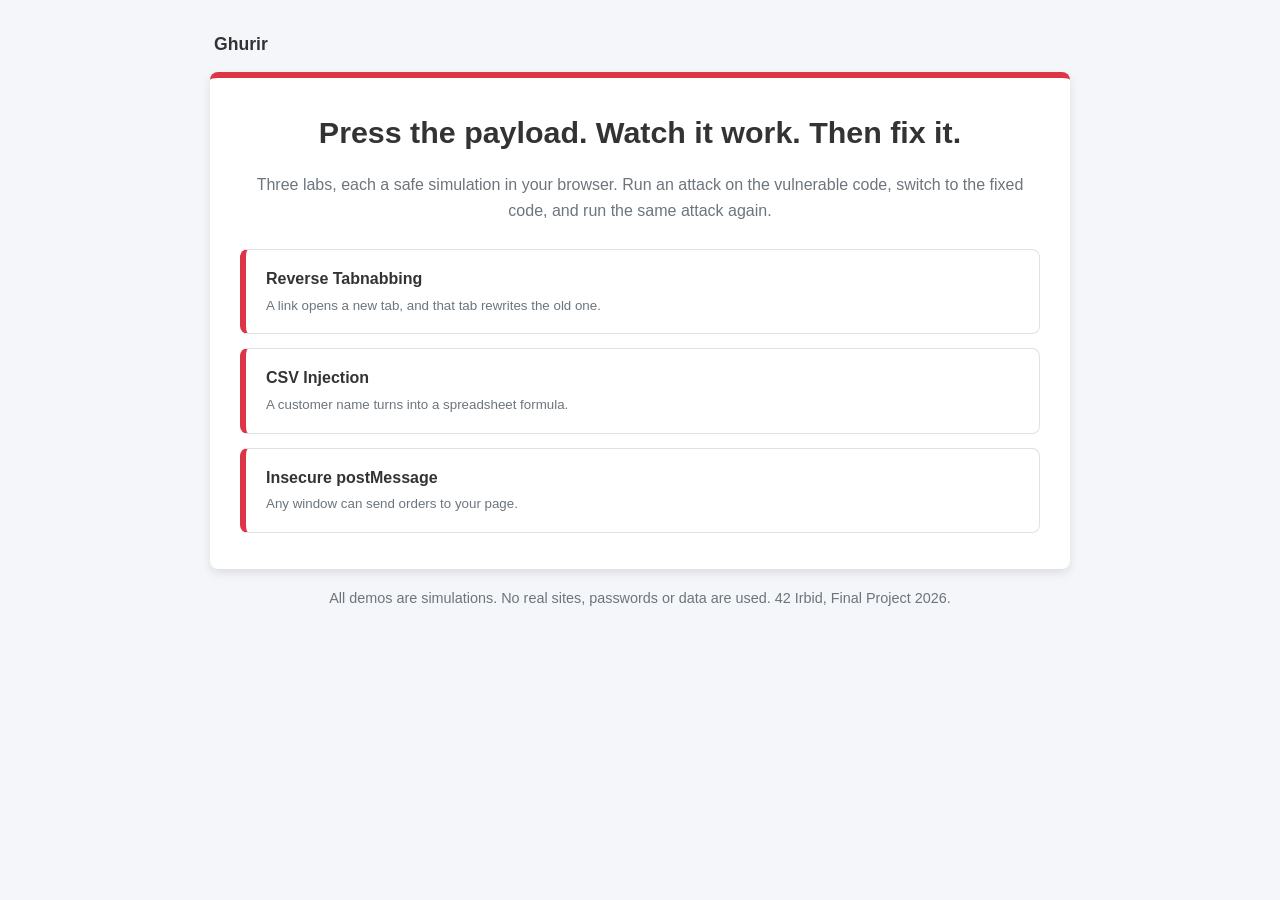
<file: index.html>
<!DOCTYPE html>
<html lang="en"><head><meta charset="utf-8"><meta name="viewport" content="width=device-width,initial-scale=1">
<title>Ghurir: Web Security Sandbox</title><link rel="stylesheet" href="css/style.css"></head>
<body data-mode="vulnerable">
<header><a href="index.html">Ghurir</a></header>
<main>
<h1>Press the payload. Watch it work. Then fix it.</h1>
<p class="lead">Three labs, each a safe simulation in your browser. Run an attack on the vulnerable code, switch to the fixed code, and run the same attack again.</p>
<div class="labs">
<a class="lab-card" href="tabnabbing.html"><strong>Reverse Tabnabbing</strong><br><small>A link opens a new tab, and that tab rewrites the old one.</small></a>
<a class="lab-card" href="csv-injection.html"><strong>CSV Injection</strong><br><small>A customer name turns into a spreadsheet formula.</small></a>
<a class="lab-card" href="postmessage.html"><strong>Insecure postMessage</strong><br><small>Any window can send orders to your page.</small></a>
</div>
</main>
<footer>All demos are simulations. No real sites, passwords or data are used. 42 Irbid, Final Project 2026.</footer>
</body></html>
</file>
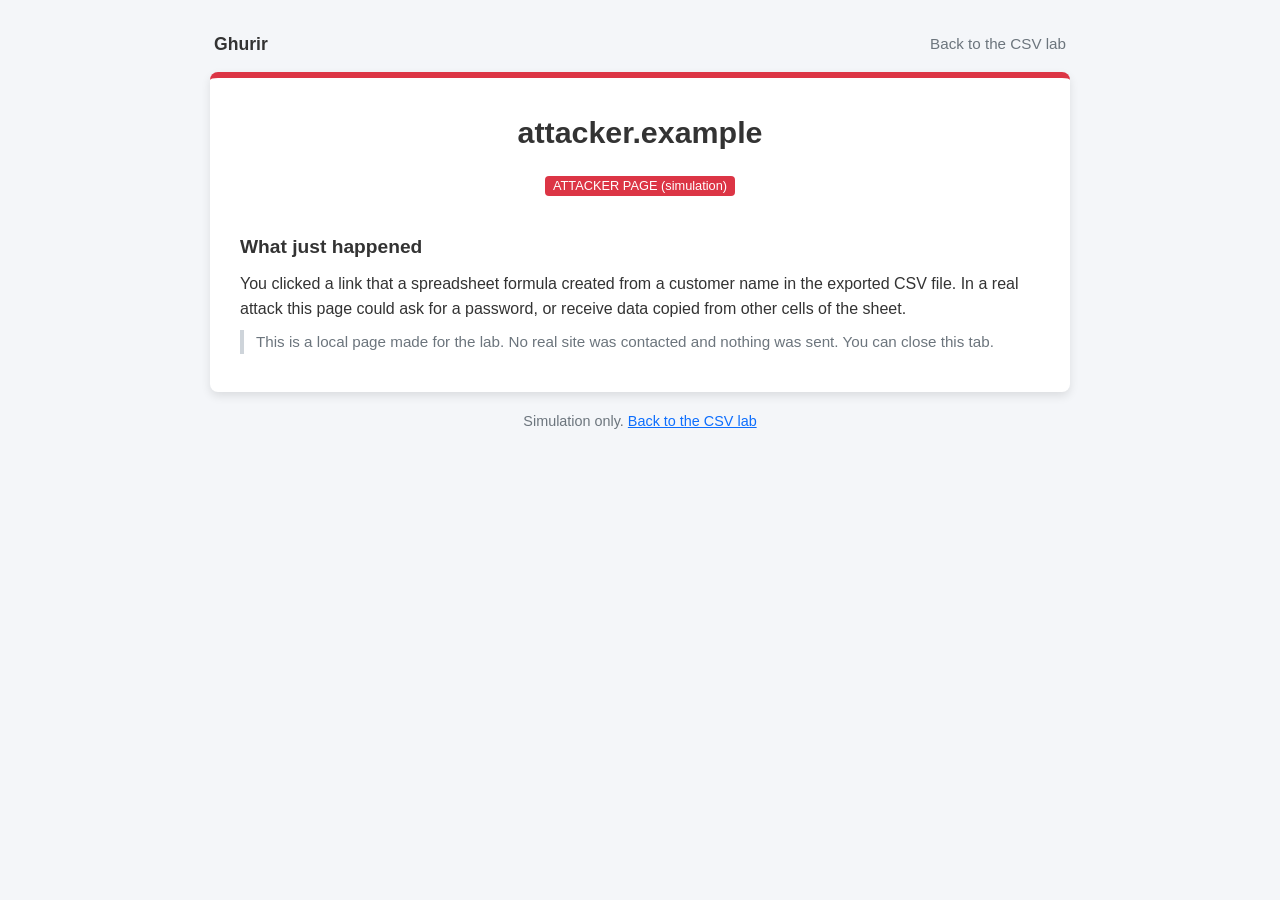
<file: attacker.html>
<!DOCTYPE html>
<html lang="en"><head><meta charset="utf-8"><meta name="viewport" content="width=device-width,initial-scale=1">
<title>attacker.example (simulation) | Ghurir</title><link rel="stylesheet" href="css/style.css"></head>
<body data-mode="vulnerable">
<header><a href="index.html">Ghurir</a><nav><a href="csv-injection.html">Back to the CSV lab</a></nav></header>
<main>
<h1>attacker.example</h1>
<p class="lead"><span class="tag">ATTACKER PAGE (simulation)</span></p>
<h2>What just happened</h2>
<p>You clicked a link that a spreadsheet formula created from a customer name in the exported CSV file. In a real attack this page could ask for a password, or receive data copied from other cells of the sheet.</p>
<p class="note">This is a local page made for the lab. No real site was contacted and nothing was sent. You can close this tab.</p>
</main>
<footer>Simulation only. <a href="csv-injection.html">Back to the CSV lab</a></footer>
</body></html>
</file>
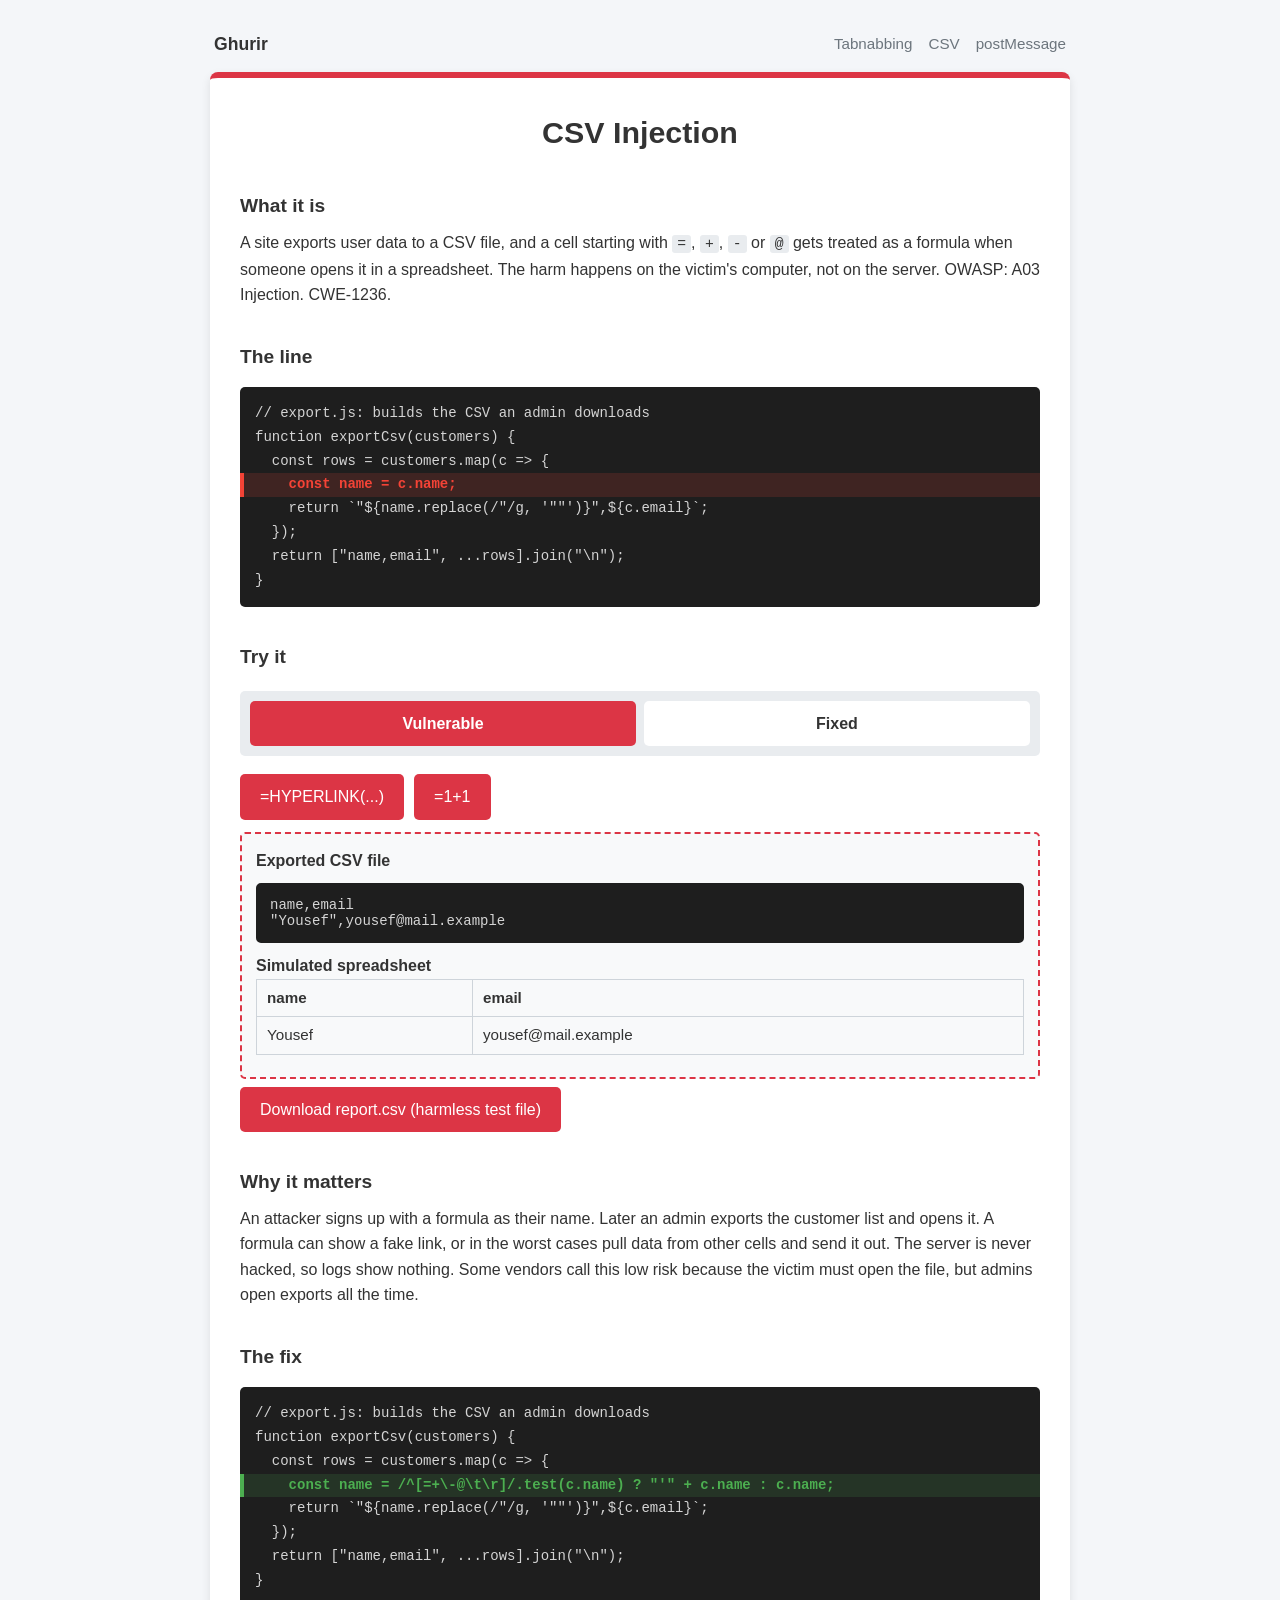
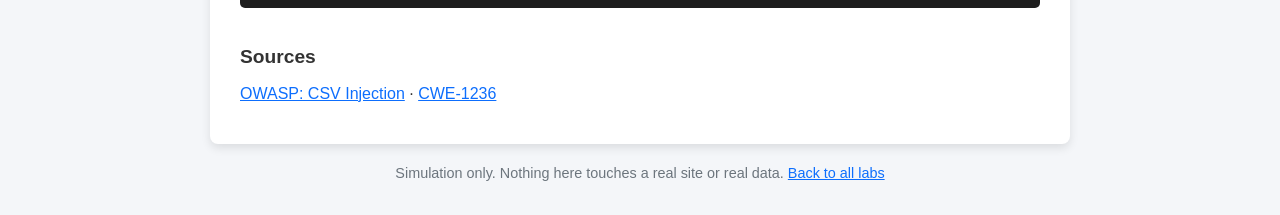
<file: csv-injection.html>
<!DOCTYPE html>
<html lang="en"><head><meta charset="utf-8"><meta name="viewport" content="width=device-width,initial-scale=1">
<title>CSV Injection | Ghurir</title><link rel="stylesheet" href="css/style.css"></head>
<body data-mode="vulnerable">
<header><a href="index.html">Ghurir</a><nav><a href="tabnabbing.html">Tabnabbing</a><a href="csv-injection.html">CSV</a><a href="postmessage.html">postMessage</a></nav></header>
<main>
<h1>CSV Injection</h1>
<h2>What it is</h2>
<p>A site exports user data to a CSV file, and a cell starting with <code>=</code>, <code>+</code>, <code>-</code> or <code>@</code> gets treated as a formula when someone opens it in a spreadsheet. The harm happens on the victim's computer, not on the server. OWASP: A03 Injection. CWE-1236.</p>

<h2>The line</h2>
<pre><span>// export.js: builds the CSV an admin downloads</span><span>function exportCsv(customers) {</span><span>  const rows = customers.map(c =&gt; {</span><span class="hl-bad">    const name = c.name;</span><span>    return `"${name.replace(/"/g, '""')}",${c.email}`;</span><span>  });</span><span>  return ["name,email", ...rows].join("\n");</span><span>}</span></pre>

<h2>Try it</h2>
<div class="switch" role="group" aria-label="Code version"><button data-mode="vulnerable" aria-pressed="true">Vulnerable</button><button data-mode="fixed" aria-pressed="false">Fixed</button></div>
<div class="payloads">
<button data-payload="link">=HYPERLINK(...)</button>
<button data-payload="math">=1+1</button>
</div>
<div id="out" aria-live="polite"></div>
<p><button id="dl" class="dl">Download report.csv (harmless test file)</button></p>

<h2>Why it matters</h2>
<p>An attacker signs up with a formula as their name. Later an admin exports the customer list and opens it. A formula can show a fake link, or in the worst cases pull data from other cells and send it out. The server is never hacked, so logs show nothing. Some vendors call this low risk because the victim must open the file, but admins open exports all the time.</p>

<h2>The fix</h2>
<pre><span>// export.js: builds the CSV an admin downloads</span><span>function exportCsv(customers) {</span><span>  const rows = customers.map(c =&gt; {</span><span class="hl-good">    const name = /^[=+\-@\t\r]/.test(c.name) ? "'" + c.name : c.name;</span><span>    return `"${name.replace(/"/g, '""')}",${c.email}`;</span><span>  });</span><span>  return ["name,email", ...rows].join("\n");</span><span>}</span></pre>

<h2>Sources</h2>
<p><a href="https://owasp.org/www-community/attacks/CSV_Injection">OWASP: CSV Injection</a> · <a href="https://cwe.mitre.org/data/definitions/1236.html">CWE-1236</a></p>
<!-- TODO team: add one real incident or HackerOne report to "Why it matters". -->
</main>
<footer>Simulation only. Nothing here touches a real site or real data. <a href="index.html">Back to all labs</a></footer>
<script src="js/lab.js"></script>
<script src="js/csv-injection.js"></script>
</body></html>
</file>
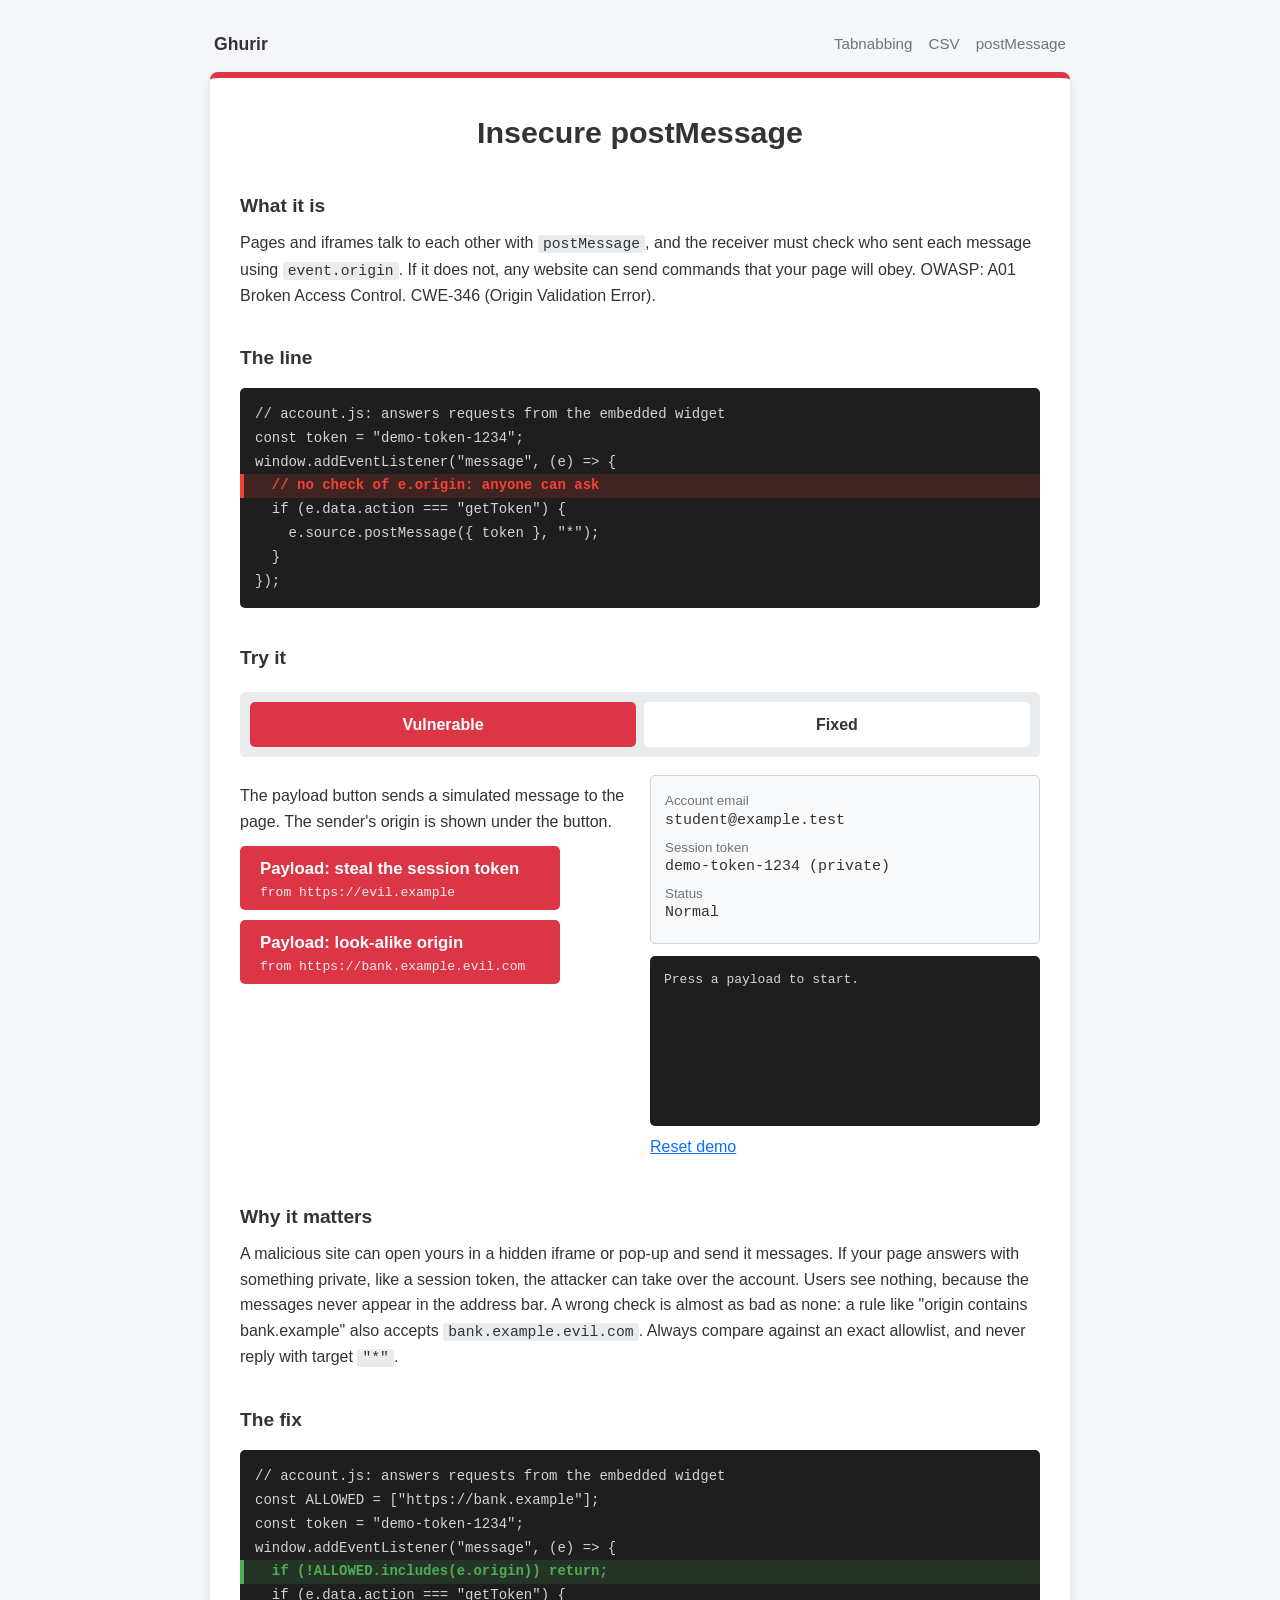
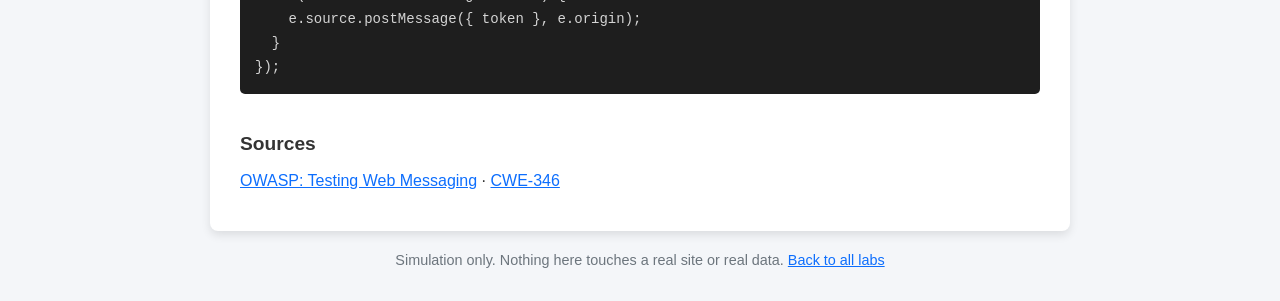
<file: postmessage.html>
<!DOCTYPE html>
<html lang="en"><head><meta charset="utf-8"><meta name="viewport" content="width=device-width,initial-scale=1">
<title>Insecure postMessage | Ghurir</title><link rel="stylesheet" href="css/style.css"></head>
<body data-mode="vulnerable">
<header><a href="index.html">Ghurir</a><nav><a href="tabnabbing.html">Tabnabbing</a><a href="csv-injection.html">CSV</a><a href="postmessage.html">postMessage</a></nav></header>
<main>
<h1>Insecure postMessage</h1>
<h2>What it is</h2>
<p>Pages and iframes talk to each other with <code>postMessage</code>, and the receiver must check who sent each message using <code>event.origin</code>. If it does not, any website can send commands that your page will obey. OWASP: A01 Broken Access Control. CWE-346 (Origin Validation Error).</p>

<h2>The line</h2>
<pre><span>// account.js: answers requests from the embedded widget</span><span>const token = "demo-token-1234";</span><span>window.addEventListener("message", (e) =&gt; {</span><span class="hl-bad">  // no check of e.origin: anyone can ask</span><span>  if (e.data.action === "getToken") {</span><span>    e.source.postMessage({ token }, "*");</span><span>  }</span><span>});</span></pre>

<h2>Try it</h2>
<div class="switch" role="group" aria-label="Code version"><button data-mode="vulnerable" aria-pressed="true">Vulnerable</button><button data-mode="fixed" aria-pressed="false">Fixed</button></div>
<div class="demo">
<div>
<p>The payload button sends a simulated message to the page. The sender's origin is shown under the button.</p>
<div class="payloads">
<button data-payload="steal" class="card-btn"><strong>Payload: steal the session token</strong><small>from https://evil.example</small></button>
<button data-payload="lookalike" class="card-btn"><strong>Payload: look-alike origin</strong><small>from https://bank.example.evil.com</small></button>
</div>
</div>
<div>
<div id="status" class="status"></div>
<div id="out" class="log" aria-live="polite"></div>
<p><a href="#" id="reset">Reset demo</a></p>
</div>
</div>

<h2>Why it matters</h2>
<p>A malicious site can open yours in a hidden iframe or pop-up and send it messages. If your page answers with something private, like a session token, the attacker can take over the account. Users see nothing, because the messages never appear in the address bar. A wrong check is almost as bad as none: a rule like "origin contains bank.example" also accepts <code>bank.example.evil.com</code>. Always compare against an exact allowlist, and never reply with target <code>"*"</code>.</p>

<h2>The fix</h2>
<pre><span>// account.js: answers requests from the embedded widget</span><span>const ALLOWED = ["https://bank.example"];</span><span>const token = "demo-token-1234";</span><span>window.addEventListener("message", (e) =&gt; {</span><span class="hl-good">  if (!ALLOWED.includes(e.origin)) return;</span><span>  if (e.data.action === "getToken") {</span><span>    e.source.postMessage({ token }, e.origin);</span><span>  }</span><span>});</span></pre>

<h2>Sources</h2>
<p><a href="https://owasp.org/www-project-web-security-testing-guide/stable/4-Web_Application_Security_Testing/11-Client-side_Testing/11-Testing_Web_Messaging">OWASP: Testing Web Messaging</a> · <a href="https://cwe.mitre.org/data/definitions/346.html">CWE-346</a></p>
<!-- TODO team: add one real incident or HackerOne report to "Why it matters". -->
</main>
<footer>Simulation only. Nothing here touches a real site or real data. <a href="index.html">Back to all labs</a></footer>
<script src="js/lab.js"></script>
<script src="js/postmessage.js"></script>
</body></html>
</file>
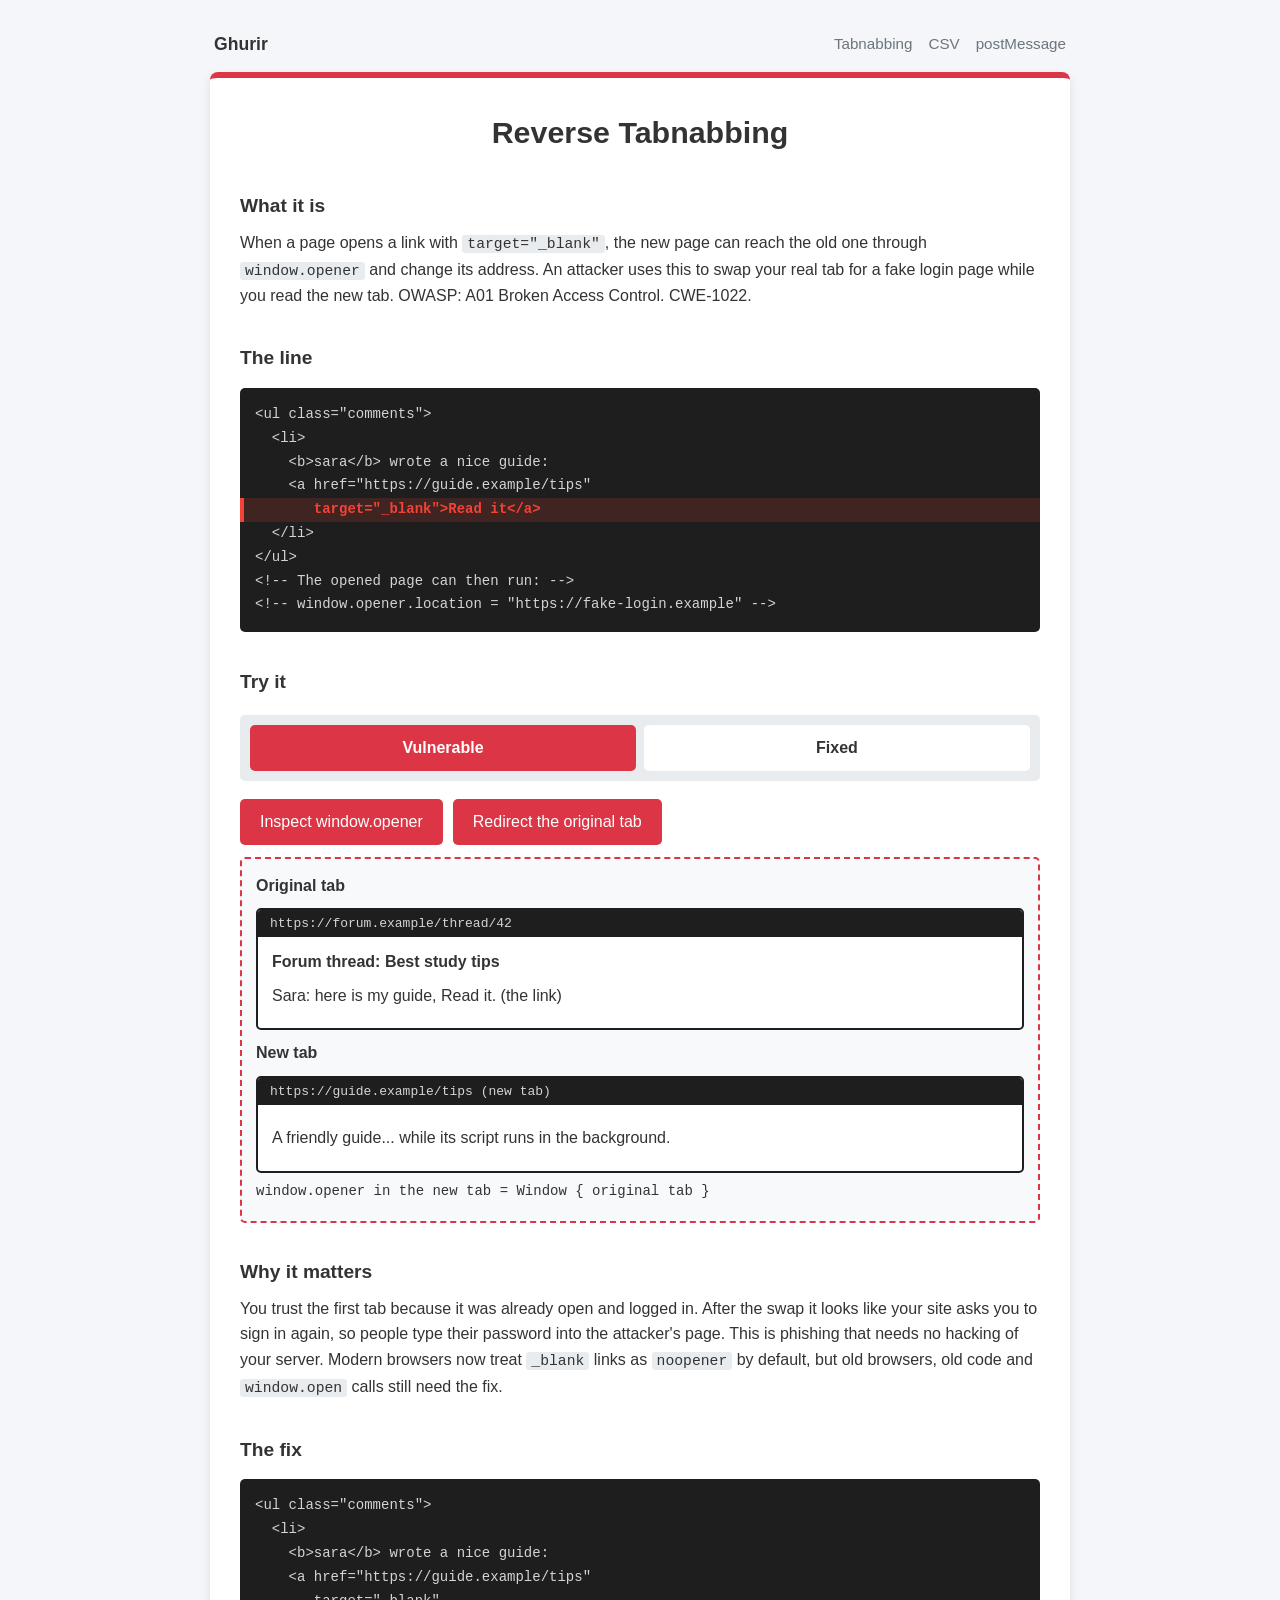
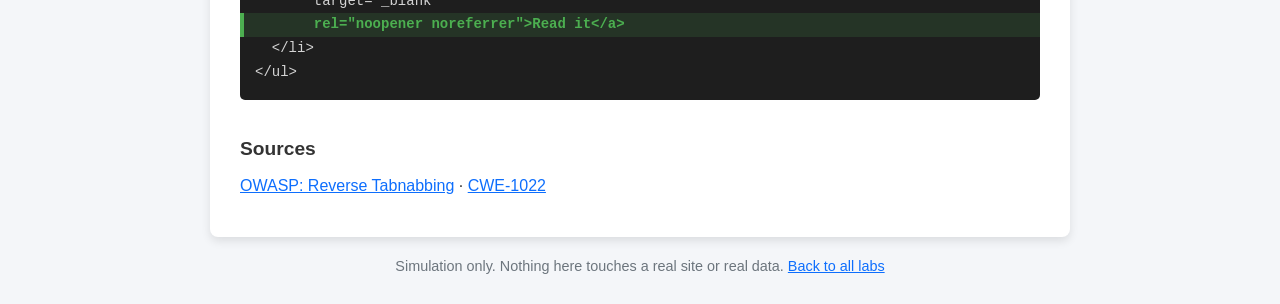
<file: tabnabbing.html>
<!DOCTYPE html>
<html lang="en"><head><meta charset="utf-8"><meta name="viewport" content="width=device-width,initial-scale=1">
<title>Reverse Tabnabbing | Ghurir</title><link rel="stylesheet" href="css/style.css"></head>
<body data-mode="vulnerable">
<header><a href="index.html">Ghurir</a><nav><a href="tabnabbing.html">Tabnabbing</a><a href="csv-injection.html">CSV</a><a href="postmessage.html">postMessage</a></nav></header>
<main>
<h1>Reverse Tabnabbing</h1>
<h2>What it is</h2>
<p>When a page opens a link with <code>target="_blank"</code>, the new page can reach the old one through <code>window.opener</code> and change its address. An attacker uses this to swap your real tab for a fake login page while you read the new tab. OWASP: A01 Broken Access Control. CWE-1022.</p>

<h2>The line</h2>
<pre><span>&lt;ul class="comments"&gt;</span><span>  &lt;li&gt;</span><span>    &lt;b&gt;sara&lt;/b&gt; wrote a nice guide:</span><span>    &lt;a href="https://guide.example/tips"</span><span class="hl-bad">       target="_blank"&gt;Read it&lt;/a&gt;</span><span>  &lt;/li&gt;</span><span>&lt;/ul&gt;</span><span>&lt;!-- The opened page can then run: --&gt;</span><span>&lt;!-- window.opener.location = "https://fake-login.example" --&gt;</span></pre>

<h2>Try it</h2>
<div class="switch" role="group" aria-label="Code version"><button data-mode="vulnerable" aria-pressed="true">Vulnerable</button><button data-mode="fixed" aria-pressed="false">Fixed</button></div>
<div class="payloads">
<button data-payload="inspect">Inspect window.opener</button>
<button data-payload="redirect">Redirect the original tab</button>
</div>
<div id="out" aria-live="polite"></div>

<h2>Why it matters</h2>
<p>You trust the first tab because it was already open and logged in. After the swap it looks like your site asks you to sign in again, so people type their password into the attacker's page. This is phishing that needs no hacking of your server. Modern browsers now treat <code>_blank</code> links as <code>noopener</code> by default, but old browsers, old code and <code>window.open</code> calls still need the fix.</p>

<h2>The fix</h2>
<pre><span>&lt;ul class="comments"&gt;</span><span>  &lt;li&gt;</span><span>    &lt;b&gt;sara&lt;/b&gt; wrote a nice guide:</span><span>    &lt;a href="https://guide.example/tips"</span><span>       target="_blank"</span><span class="hl-good">       rel="noopener noreferrer"&gt;Read it&lt;/a&gt;</span><span>  &lt;/li&gt;</span><span>&lt;/ul&gt;</span></pre>

<h2>Sources</h2>
<p><a href="https://owasp.org/www-community/attacks/Reverse_Tabnabbing">OWASP: Reverse Tabnabbing</a> · <a href="https://cwe.mitre.org/data/definitions/1022.html">CWE-1022</a></p>
<!-- TODO team: add one real incident or HackerOne report to "Why it matters". -->
</main>
<footer>Simulation only. Nothing here touches a real site or real data. <a href="index.html">Back to all labs</a></footer>
<script src="js/lab.js"></script>
<script src="js/tabnabbing.js"></script>
</body></html>
</file>
<file: css/style.css>
:root{--bg:#f4f6f9;--ink:#333;--muted:#6c757d;--bad:#dc3545;--good:#4CAF50;--mode:var(--bad)}
body[data-mode="fixed"]{--mode:var(--good)}
*{box-sizing:border-box}
body{margin:0;padding:30px 16px;background:var(--bg);color:var(--ink);font:16px/1.6 Arial,sans-serif}
header,main,footer{max-width:860px;margin:0 auto}
header{display:flex;justify-content:space-between;align-items:center;padding:0 4px 14px}
header a{color:var(--ink);text-decoration:none;font-weight:700;font-size:1.1rem}
nav a{font-weight:400;font-size:.95rem;margin-left:16px;color:var(--muted)}
main{background:#fff;padding:30px;border-radius:8px;box-shadow:0 4px 10px rgba(0,0,0,.1);border-top:6px solid var(--mode);transition:border-color .3s}
h1{text-align:center;font-size:1.9rem;margin:0 0 .5em}
h2{font-size:1.2rem;margin:1.8em 0 .4em}
p{margin:.5em 0}
.lead{text-align:center;color:var(--muted)}
.labs{display:grid;gap:14px;margin:26px 0 6px}
.lab-card{display:block;background:#fff;padding:16px 20px;border-radius:8px;border:1px solid #dee2e6;border-left:6px solid var(--bad);color:inherit;text-decoration:none}
.lab-card:hover,.lab-card:focus-visible{box-shadow:0 4px 10px rgba(0,0,0,.12)}
.lab-card small{color:var(--muted)}
.switch{position:sticky;top:0;z-index:5;display:flex;gap:8px;margin:18px 0;padding:10px;background:#e9ecef;border-radius:5px}
.switch button{flex:1;padding:10px;font:inherit;font-weight:700;border:0;border-radius:5px;cursor:pointer;background:#fff;color:var(--ink)}
.switch button[aria-pressed="true"]{background:var(--mode);color:#fff}
pre{background:#1e1e1e;color:#d4d4d4;padding:15px 0;border-radius:5px;overflow-x:auto;font:14px/1.7 Consolas,monospace;margin:14px 0}
pre span{display:block;padding:0 15px;white-space:pre}
pre .hl-bad{color:#f44336;font-weight:bold;background:rgba(244,67,54,.15);border-left:4px solid #f44336;padding-left:11px}
pre .hl-good{color:#4CAF50;font-weight:bold;background:rgba(76,175,80,.15);border-left:4px solid #4CAF50;padding-left:11px}
.why{color:var(--muted);font-size:.95rem}
.payloads{display:flex;flex-wrap:wrap;gap:10px;margin:12px 0}
.payloads button,.dl{padding:10px 20px;font:inherit;border-radius:5px;border:0;background:var(--mode);color:#fff;cursor:pointer}
.payloads button:hover,.dl:hover{opacity:.88}
#out{min-height:90px;background:#f8f9fa;border:2px dashed var(--mode);border-radius:5px;padding:14px}
[hidden]{display:none!important}
.win{background:#fff;border:2px solid #1e1e1e;border-radius:5px;margin:10px 0;overflow:hidden}
.win>.bar{background:#1e1e1e;color:#d4d4d4;padding:6px 12px;font:13px Consolas,monospace}
.win>.body{padding:12px 14px}
.win.evil{border-color:var(--bad)}
.tag{display:inline-block;background:var(--bad);color:#fff;padding:0 8px;border-radius:4px;font-size:.8rem}
.ok{color:#2e7d32;font-weight:700}.no{color:var(--bad);font-weight:700}
table{border-collapse:collapse;width:100%;font-size:.95rem}
td,th{border:1px solid #ced4da;padding:6px 10px;text-align:left}
.mono{font:14px Consolas,monospace;white-space:pre-wrap;word-break:break-all}
div.mono{background:#1e1e1e;color:#d4d4d4;padding:12px;border-radius:5px}
.note{border-left:4px solid #ced4da;padding-left:12px;color:var(--muted);font-size:.95rem}
code{background:#e9ecef;padding:1px 5px;border-radius:3px;font-size:.92em}
footer{padding:18px 4px 0;color:var(--muted);font-size:.9rem;text-align:center}
a{color:#0d6efd}
button:focus-visible,a:focus-visible{outline:3px solid #0d6efd;outline-offset:2px}
@media(max-width:600px){main{padding:18px}.switch{flex-direction:column}}
.xl-link{color:#0563c1;text-decoration:underline;cursor:pointer}
.card-btn{text-align:left;min-width:320px}
.card-btn strong{display:block;font-size:1.05rem}
.card-btn small{display:block;margin-top:2px;font:13px Consolas,monospace;opacity:.9}
.demo{display:grid;grid-template-columns:1fr 1fr;gap:20px;margin:14px 0;align-items:start}
.status{border:1px solid #ced4da;border-radius:5px;padding:14px;background:#f8f9fa}
.status.bad{background:#fde8e8;border-color:var(--bad)}
.status.good{background:#e8f5e9;border-color:var(--good)}
.status small{display:block;color:var(--muted)}
.status b{display:block;font:15px Consolas,monospace;margin-bottom:8px}
#out.log{background:#1e1e1e;color:#d4d4d4;border:0;font:13px/1.6 Consolas,monospace;height:170px;overflow-y:auto;margin-top:12px}
.l-bad{color:#ff8a80}.l-ok{color:#81c784}
@media(max-width:700px){.demo{grid-template-columns:1fr}}
</file>
